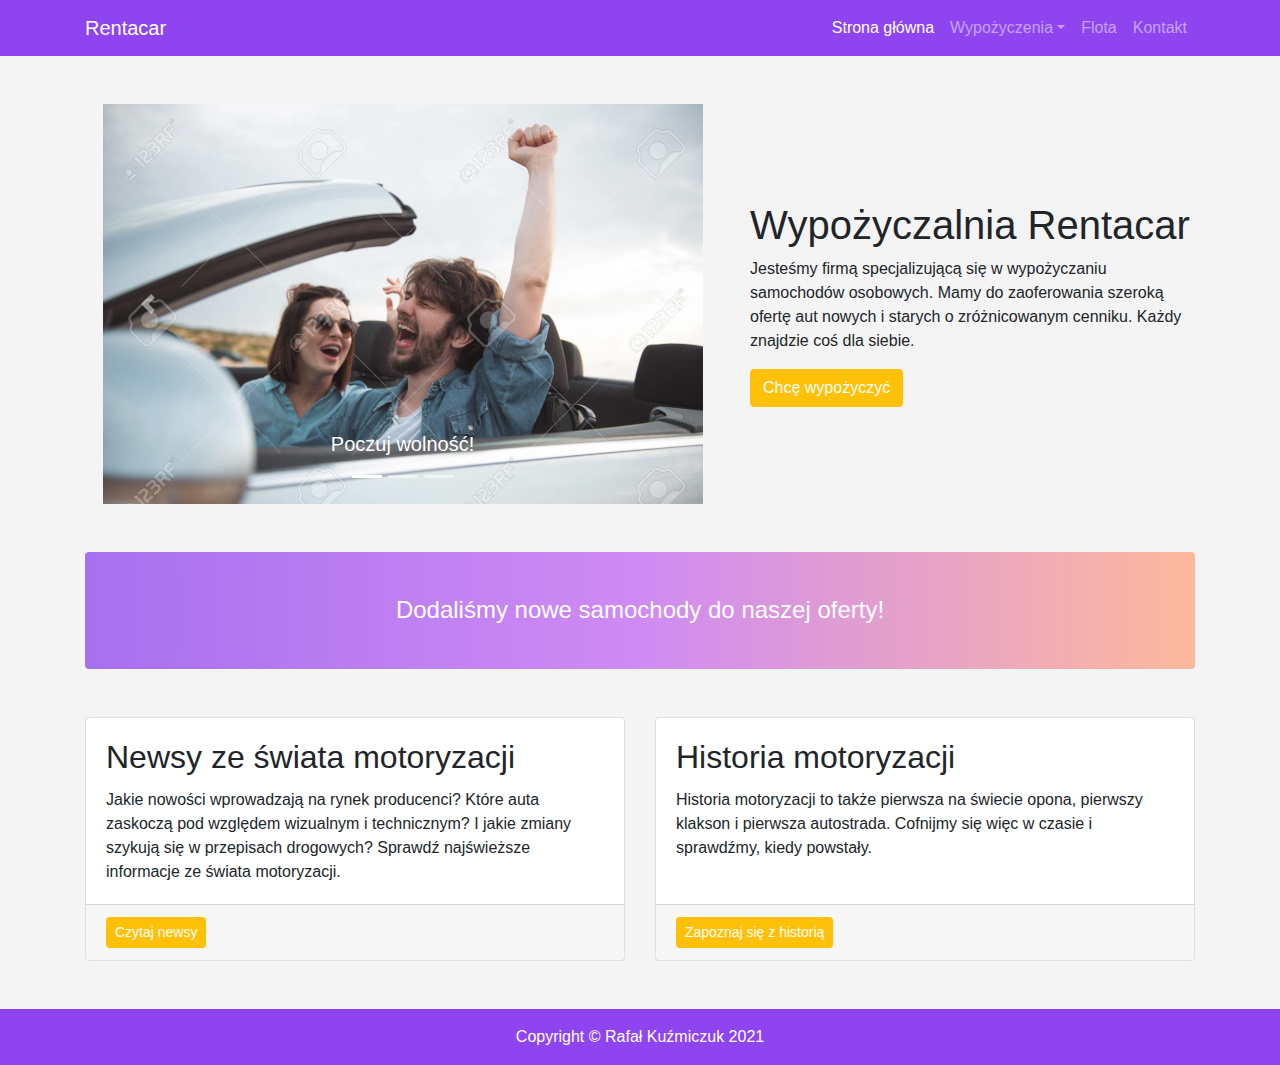
<file: index.html>
<!DOCTYPE html>
<html lang="pl">
<head>
    <meta charset="utf-8"/>
    <meta content="width=device-width, initial-scale=1, shrink-to-fit=no" name="viewport"/>
    <meta content="" name="description"/>
    <meta content="" name="author"/>
    <title>Wypożyczalnia Rentacar</title>
    <!-- Favicon-->
    <link href="assets/favicon.ico" rel="icon" type="image/x-icon"/>
    <!-- Core theme CSS (includes Bootstrap)-->
    <link href="css/bootstrap.css" rel="stylesheet"/>
    <!-- Bootstrap core JS-->
    <script src="https://code.jquery.com/jquery-3.5.1.min.js"></script>
    <script src="https://cdn.jsdelivr.net/npm/bootstrap@4.6.0/dist/js/bootstrap.bundle.min.js"></script>
    <!-- Custom CSS -->
    <link href="css/style.css" rel="stylesheet"/>
    <!-- Custom JS -->
    <script src="js/index.js"></script>
</head>
<body class="d-flex flex-column min-vh-100">
<!-- Navigation-->
<nav class="navbar navbar-expand-lg navbar-dark bg-violet">
    <div class="container">
        <span class="navbar-brand">Rentacar</span>
        <button aria-controls="navbarResponsive" aria-expanded="false" aria-label="Toggle navigation"
                class="navbar-toggler"
                data-target="#navbarResponsive" data-toggle="collapse" type="button"><span
                class="navbar-toggler-icon"></span></button>
        <div class="collapse navbar-collapse" id="navbarResponsive">
            <ul class="navbar-nav ml-auto">
                <li class="nav-item active">
                    <a class="nav-link" href="index.html">
                        Strona główna
                        <span class="sr-only">(current)</span>
                    </a>
                </li>
                <li class="nav-item dropdown">
                    <a class="nav-link dropdown-toggle" data-toggle="dropdown" role="button">Wypożyczenia</a>
                    <ul class="dropdown-menu">
                        <li><a class="dropdown-item" href="formularz.html">Wypożycz samochód</a></li>
                        <li><a class="dropdown-item" href="historia.html">Historia wypożyczeń</a></li>
                    </ul>
                </li>
                <li class="nav-item"><a class="nav-link" href="flota.html">Flota</a></li>
                <li class="nav-item"><a class="nav-link" href="kontakt.html">Kontakt</a></li>
            </ul>
        </div>
    </div>
</nav>
<!-- Page Content-->
<div class="container">
    <!-- Heading Row-->
    <div class="row align-items-center my-5">
        <div class="col-lg-7">

            <!-- Carousel -->
            <div class="carousel slide mx-auto" data-interval="7500" data-ride="carousel" id="photo-carousel"
                 style="max-width: 600px">

                <!-- Indicators -->
                <ul class="carousel-indicators">
                    <li class="active" data-slide-to="0" data-target="#photo-carousel"></li>
                    <li data-slide-to="1" data-target="#photo-carousel"></li>
                    <li data-slide-to="2" data-target="#photo-carousel"></li>
                </ul>

                <!-- The slideshow -->
                <div class="carousel-inner">
                    <div class="carousel-item active text-center">
                        <img alt="Poczuj wolność" height="400" src="image/image1.jpg">
                        <div class="carousel-caption d-none d-md-block">
                            <h5>Poczuj wolność!</h5>
                        </div>
                    </div>
                    <div class="carousel-item text-center">
                        <img alt="Z rodziną" height="400" src="image/image2.jpg">
                        <div class="carousel-caption d-none d-md-block">
                            <h5>Zabierz na wycieczkę całą rodzinę</h5>
                        </div>
                    </div>
                    <div class="carousel-item text-center">
                        <img alt="W trudnych warunkach" height="400" src="image/image3.jpg">
                        <div class="carousel-caption d-none d-md-block">
                            <h5>Także w trudnych warunkach</h5>
                        </div>
                    </div>
                </div>

                <!-- Left and right controls -->
                <a class="carousel-control-prev" data-slide="prev" href="#photo-carousel">
                    <span class="carousel-control-prev-icon"></span>
                </a>
                <a class="carousel-control-next" data-slide="next" href="#photo-carousel">
                    <span class="carousel-control-next-icon"></span>
                </a>

            </div>
            <!-- Carousel -->

        </div>
        <div class="col-lg-5 mt-4 mt-lg-0">
            <h1 class="font-weight-light">Wypożyczalnia Rentacar</h1>
            <p id="info"></p>
            <a class="btn btn-primary btn-warning text-white" href="formularz.html">Chcę wypożyczyć</a>
        </div>
    </div>
    <!-- Call to Action-->
    <div class="rounded text-white bg-secondary my-5 py-4 text-center gradient">
        <div class="card-body gradient">
            <p class="text-white m-0 h4 font-weight-normal">
                Dodaliśmy nowe samochody do naszej oferty!
            </p>
        </div>
    </div>
    <!-- Content Row-->
    <div class="row">
        <div class="col-md-6 mb-5">
            <div class="card h-100">
                <div class="card-body">
                    <h2 class="card-title">Newsy ze świata motoryzacji</h2>
                    <p class="card-text" id="news"></p>
                </div>
                <div class="card-footer">
                    <a class="btn btn-primary btn-sm btn-warning text-white" href="https://www.autocentrum.pl/newsy/">
                        Czytaj newsy</a>
                </div>
            </div>
        </div>
        <div class="col-md-6 mb-5">
            <div class="card h-100">
                <div class="card-body">
                    <h2 class="card-title">Historia motoryzacji</h2>
                    <p class="card-text" id="history"></p>
                </div>
                <div class="card-footer">
                    <a class="btn btn-primary btn-sm btn-warning text-white"
                       href="https://www.autocentrum.pl/publikacje/historia-motoryzacji/">Zapoznaj się z historią</a>
                </div>
            </div>
        </div>
    </div>
</div>
<!-- Footer-->
<footer class="py-3 bg-violet mt-auto">
    <div class="container"><p class="m-0 text-center text-white">Copyright &copy; Rafał Kuźmiczuk 2021</p></div>
</footer>
</body>
</html>
</file>
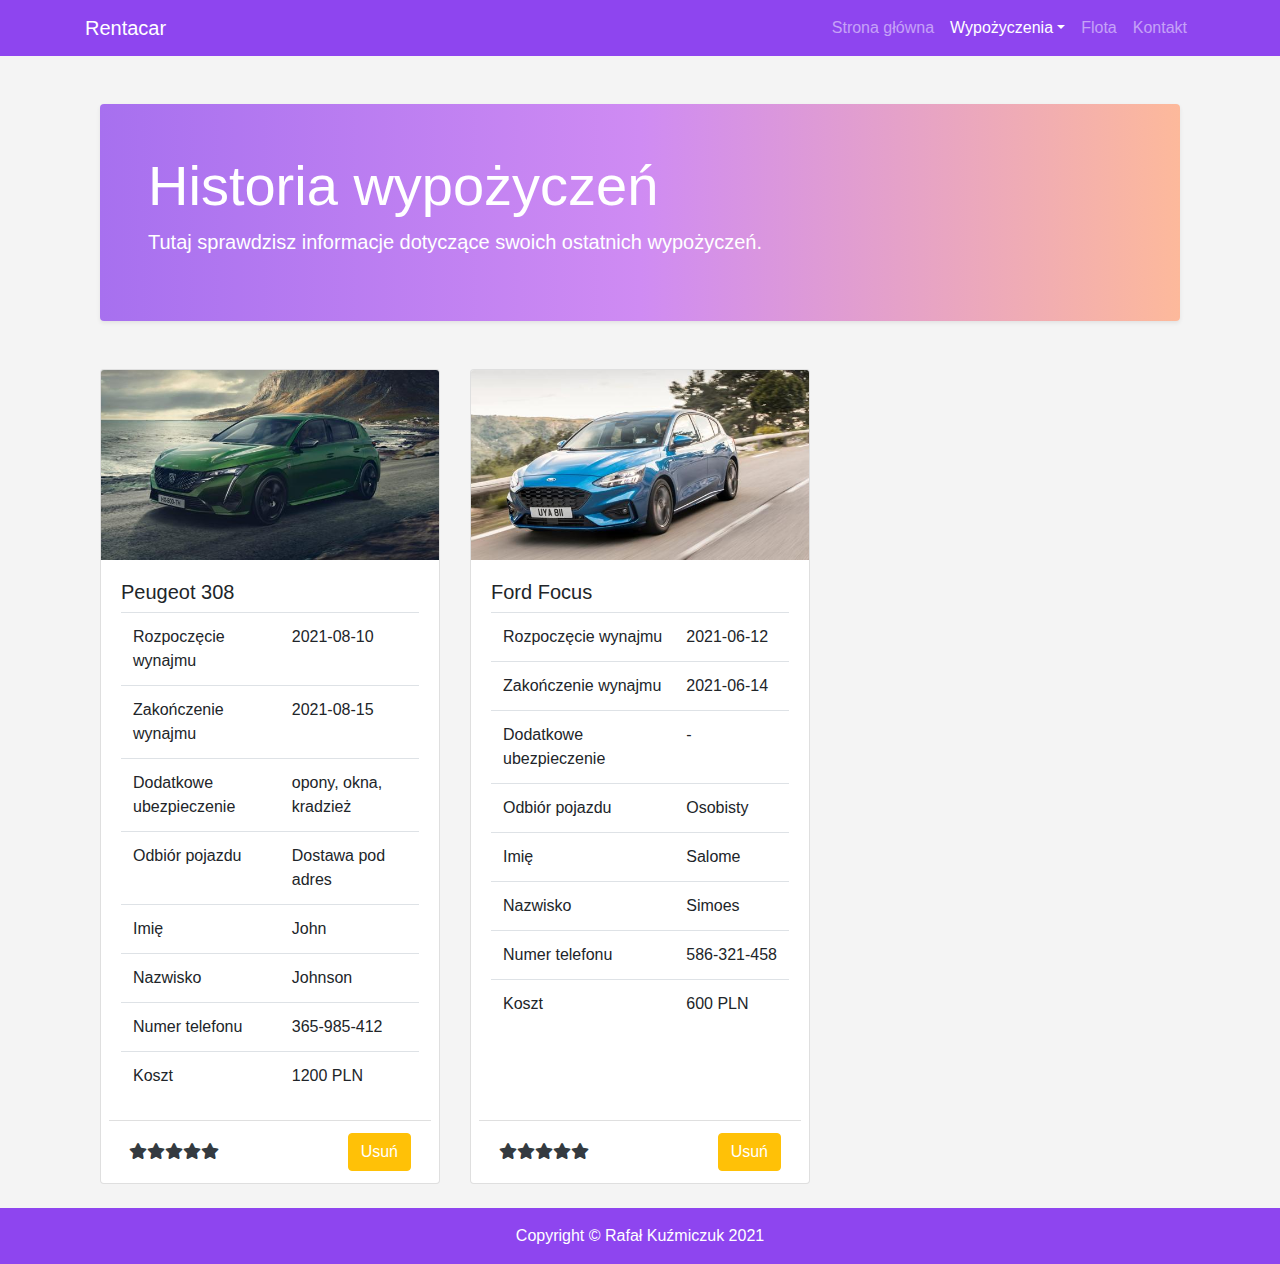
<file: historia.html>
<!DOCTYPE html>
<html lang="pl">
<head>
    <meta charset="utf-8"/>
    <meta content="width=device-width, initial-scale=1, shrink-to-fit=no" name="viewport"/>
    <meta content="" name="description"/>
    <meta content="" name="author"/>
    <title>Rentacar - historia wypożyczeń</title>
    <!-- Favicon-->
    <link href="assets/favicon.ico" rel="icon" type="image/x-icon"/>
    <!-- Core theme CSS (includes Bootstrap)-->
    <link href="css/bootstrap.css" rel="stylesheet"/>
    <!-- Bootstrap core JS-->
    <script src="https://code.jquery.com/jquery-3.5.1.min.js"></script>
    <script src="https://cdn.jsdelivr.net/npm/bootstrap@4.6.0/dist/js/bootstrap.bundle.min.js"></script>
    <!-- Font Awesome -->
    <link href="https://use.fontawesome.com/releases/v5.15.3/css/all.css" rel="stylesheet">
    <!-- Custom CSS -->
    <link href="css/style.css" rel="stylesheet"/>
    <!-- Custom JS -->
    <script src="js/history.js"></script>
</head>
<body class="d-flex flex-column min-vh-100">
<!-- Navigation-->
<nav class="navbar navbar-expand-lg navbar-dark bg-violet">
    <div class="container">
        <span class="navbar-brand">Rentacar</span>
        <button aria-controls="navbarResponsive" aria-expanded="false" aria-label="Toggle navigation"
                class="navbar-toggler"
                data-target="#navbarResponsive" data-toggle="collapse" type="button"><span
                class="navbar-toggler-icon"></span></button>
        <div class="collapse navbar-collapse" id="navbarResponsive">
            <ul class="navbar-nav ml-auto">
                <li class="nav-item"><a class="nav-link" href="index.html">Strona główna</a></li>
                <li class="nav-item dropdown active">
                    <a class="nav-link dropdown-toggle" data-toggle="dropdown" role="button">Wypożyczenia</a>
                    <ul class="dropdown-menu">
                        <li><a class="dropdown-item" href="formularz.html">Wypożycz samochód</a></li>
                        <li><a class="dropdown-item" href="historia.html">Historia wypożyczeń</a></li>
                    </ul>
                </li>
                <li class="nav-item"><a class="nav-link" href="flota.html">Flota</a></li>
                <li class="nav-item"><a class="nav-link" href="kontakt.html">Kontakt</a></li>
            </ul>
        </div>
    </div>
</nav>
<!-- Page Content-->
<div class="container">
    <div class="container-fluid">

        <div class="px-lg-6">
            <!-- Baner -->
            <div class="row py-5">
                <div class="col-xl-12 mx-auto">
                    <div class="text-white p-5 shadow-sm rounded banner">
                        <h1 class="display-4">Historia wypożyczeń</h1>
                        <p class="lead">Tutaj sprawdzisz informacje dotyczące swoich ostatnich wypożyczeń.</p>
                    </div>
                </div>
            </div>
        </div>

        <div class="row" id="rent-history-cards"></div>

    </div>
</div>
<!-- Footer-->
<footer class="py-3 bg-violet mt-auto">
    <div class="container"><p class="m-0 text-center text-white">Copyright &copy; Rafał Kuźmiczuk 2021</p></div>
</footer>
</body>
</html>
</file>
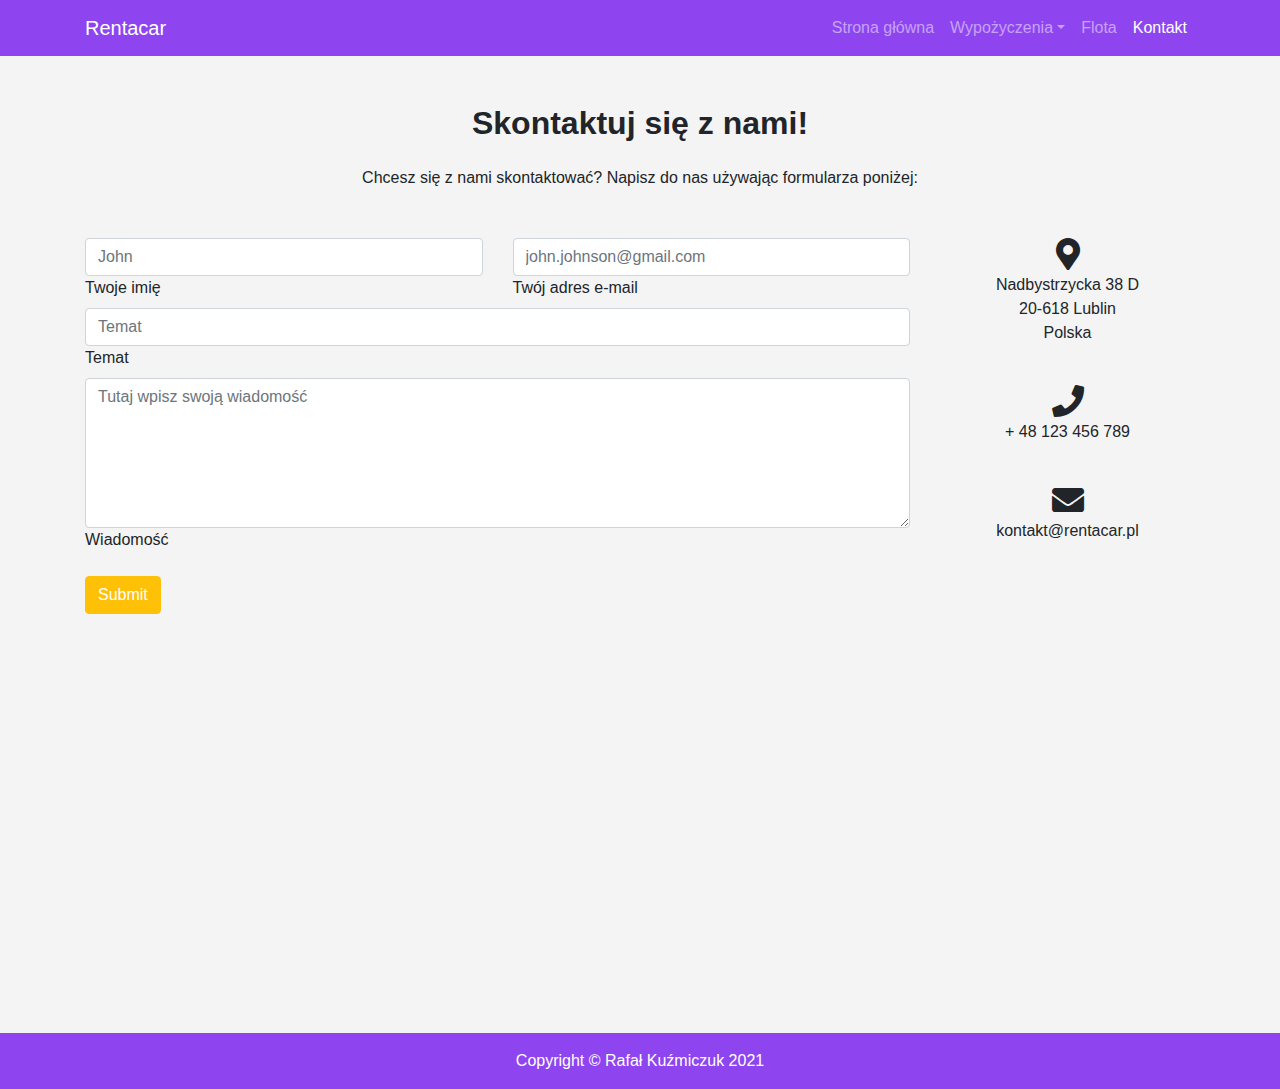
<file: kontakt.html>
<!DOCTYPE html>
<html lang="pl">
<head>
    <meta charset="utf-8"/>
    <meta content="width=device-width, initial-scale=1, shrink-to-fit=no" name="viewport"/>
    <meta content="" name="description"/>
    <meta content="" name="author"/>
    <title>Rentacar - kontakt</title>
    <!-- Favicon-->
    <link href="assets/favicon.ico" rel="icon" type="image/x-icon"/>
    <!-- Core theme CSS (includes Bootstrap)-->
    <link href="css/bootstrap.css" rel="stylesheet"/>
    <!-- Bootstrap core JS-->
    <script src="https://code.jquery.com/jquery-3.5.1.min.js"></script>
    <script src="https://cdn.jsdelivr.net/npm/bootstrap@4.6.0/dist/js/bootstrap.bundle.min.js"></script>
    <!-- Font Awesome -->
    <link href="https://use.fontawesome.com/releases/v5.15.3/css/all.css" rel="stylesheet">
    <!-- Custom CSS -->
    <link href="css/style.css" rel="stylesheet"/>
    <!-- Custom JS -->
    <script src="js/contact.js"></script>
</head>
<body class="d-flex flex-column min-vh-100">
<!-- Navigation-->
<nav class="navbar navbar-expand-lg navbar-dark bg-violet">
    <div class="container">
        <span class="navbar-brand">Rentacar</span>
        <button aria-controls="navbarResponsive" aria-expanded="false" aria-label="Toggle navigation"
                class="navbar-toggler"
                data-target="#navbarResponsive" data-toggle="collapse" type="button"><span
                class="navbar-toggler-icon"></span></button>
        <div class="collapse navbar-collapse" id="navbarResponsive">
            <ul class="navbar-nav ml-auto">
                <li class="nav-item"><a class="nav-link" href="index.html">Strona główna</a></li>
                <li class="nav-item dropdown">
                    <a class="nav-link dropdown-toggle" data-toggle="dropdown" role="button">Wypożyczenia</a>
                    <ul class="dropdown-menu">
                        <li><a class="dropdown-item" href="formularz.html">Wypożycz samochód</a></li>
                        <li><a class="dropdown-item" href="historia.html">Historia wypożyczeń</a></li>
                    </ul>
                </li>
                <li class="nav-item"><a class="nav-link" href="flota.html">Flota</a></li>
                <li class="nav-item active">
                    <a class="nav-link" href="kontakt.html">
                        Kontakt
                        <span class="sr-only">(current)</span>
                    </a>
                </li>
            </ul>
        </div>
    </div>
</nav>
<!-- Page Content-->
<div class="container my-auto">

    <!-- https://mdbootstrap.com/docs/b4/jquery/forms/contact/ -->
    <!--Section: Contact v.2-->
    <section class="mb-4 mt-5">

        <!--Section heading-->
        <h2 class="h1-responsive font-weight-bold text-center my-4">Skontaktuj się z nami!</h2>
        <!--Section description-->
        <p class="text-center w-responsive mx-auto mb-5">
            Chcesz się z nami skontaktować? Napisz do nas używając formularza poniżej:
        </p>

        <div class="row h-100">

            <!--Grid column-->
            <div class="col-md-9 mb-md-0 mb-5">
                <form id="contact-form" method="POST" name="contact-form" onsubmit="return sendForm();">

                    <!--Grid row-->
                    <div class="row">

                        <!--Grid column-->
                        <div class="col-md-6">
                            <div class="md-form mb-0">
                                <input class="form-control" id="name" name="name" placeholder="John" type="text">
                                <label class="" for="name">Twoje imię</label>
                            </div>
                        </div>
                        <!--Grid column-->

                        <!--Grid column-->
                        <div class="col-md-6">
                            <div class="md-form mb-0">
                                <input class="form-control" id="email" name="email" placeholder="john.johnson@gmail.com"
                                       type="text">
                                <label class="" for="email">Twój adres e-mail</label>
                            </div>
                        </div>
                        <!--Grid column-->

                    </div>
                    <!--Grid row-->

                    <!--Grid row-->
                    <div class="row">
                        <div class="col-md-12">
                            <div class="md-form mb-0">
                                <input class="form-control" id="subject" name="subject" placeholder="Temat" type="text">
                                <label class="" for="subject">Temat</label>
                            </div>
                        </div>
                    </div>
                    <!--Grid row-->

                    <!--Grid row-->
                    <div class="row">

                        <!--Grid column-->
                        <div class="col-md-12">

                            <div class="md-form">
                                <textarea class="form-control md-textarea" id="message" name="message" rows="2"
                                          placeholder="Tutaj wpisz swoją wiadomość" type="text"></textarea>
                                <label for="message">Wiadomość</label>
                            </div>

                        </div>
                    </div>
                    <!--Grid row-->

                    <div class="text-center text-md-left my-3">
                        <input class="btn btn-primary btn-warning text-white" type="submit">
                        <span class="ml-3 align-middle form-status" id="form-status"></span>
                    </div>

                </form>

            </div>
            <!--Grid column-->

            <!--Grid column-->
            <div class="col-md-3 text-center">
                <ul class="list-unstyled mb-0">
                    <li><i class="fas fa-map-marker-alt fa-2x"></i>
                        <p>Nadbystrzycka 38 D<br>20-618 Lublin<br>Polska</p>
                    </li>

                    <li><i class="fas fa-phone mt-4 fa-2x"></i>
                        <p>+ 48 123 456 789</p>
                    </li>

                    <li><i class="fas fa-envelope mt-4 fa-2x"></i>
                        <p>kontakt@rentacar.pl</p>
                    </li>
                </ul>
            </div>
            <!--Grid column-->

        </div>

    </section>
    <!--Section: Contact v.2-->

    <!-- Map -->
    <div class="col-md-8 col-lg-6 my-5 mx-auto">
        <iframe allowfullscreen=""
                height="300" loading="lazy"
                src="https://www.google.com/maps/embed?pb=!1m18!1m12!1m3!1d7065.694003196553!2d22.54724302008338!3d51.235651855281915!2m3!1f0!2f0!3f0!3m2!1i1024!2i768!4f13.1!3m3!1m2!1s0x47225776d5413b47%3A0x25af8b8b64aad84c!2sNadbystrzycka%2038D%2C%2020-618%20Lublin!5e0!3m2!1sen!2spl!4v1621160327196!5m2!1sen!2spl"
                style="border:0;" width="100%"></iframe>
    </div>
    <!-- Map -->

</div>
<!-- Footer-->
<footer class="py-3 bg-violet mt-auto">
    <div class="container"><p class="m-0 text-center text-white">Copyright &copy; Rafał Kuźmiczuk 2021</p></div>
</footer>
</body>
</html>
</file>
<file: css/style.css>
body {
    background: #f4f4f4;
}

.bg-violet {
    background: #8e45ef !important;
}

.banner, .gradient {
    background: #a770ef;
    background: -webkit-linear-gradient(to right, #a770ef, #cf8bf3, #fdb99b);
    background: linear-gradient(to right, #a770ef, #cf8bf3, #fdb99b);
}

.car-photo-form {
    border: 1px solid black;
}

.caption-text {
    font-size: 150%;
}

.extra-fee {
    font-size: 85%;
    color: green;
}

.form-status {
    color: red;
}

.text-razzmatazz {
    color: #ff006e !important;
}

#message {
    min-height: 150px;
}

/* Customize website's scrollbar like Mac OS
Not supports in Firefox and IE */

/* total width */
body::-webkit-scrollbar {
    background-color: #fff;
    width: 16px;
}

/* background of the scrollbar except button or resizer */
body::-webkit-scrollbar-track {
    background-color: #8e45ef;
}

/* scrollbar itself */
body::-webkit-scrollbar-thumb {
    background-color: #ffc107;
    border-radius: 16px;
    border: 4px solid #8e45ef;
}

/* set button(top and bottom of the scrollbar) */
body::-webkit-scrollbar-button {
    display: none;
}
</file>
